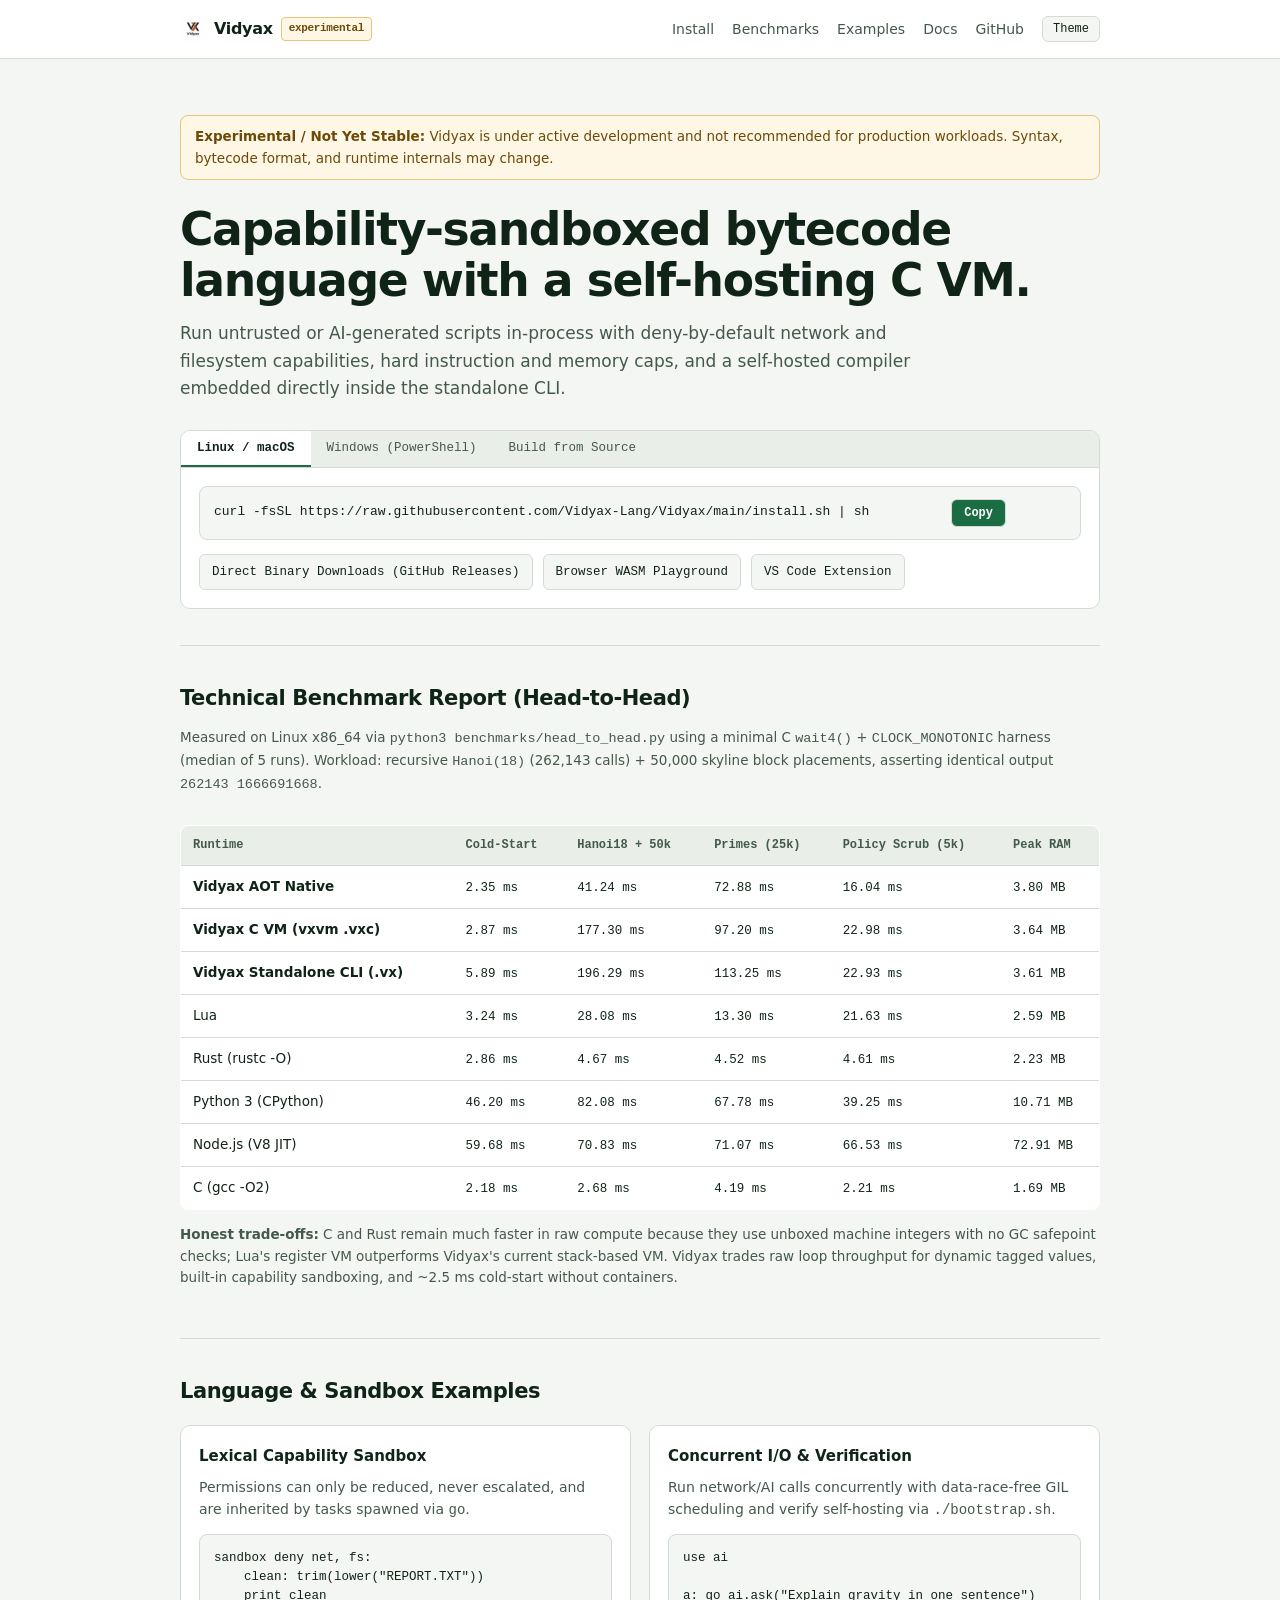
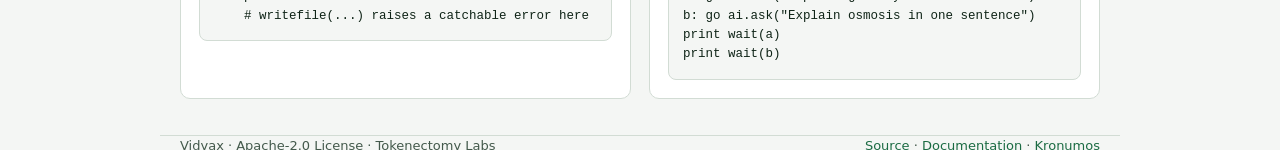
<file: website/index.html>
<!DOCTYPE html>
<html lang="en">
<head>
  <meta charset="utf-8" />
  <meta name="viewport" content="width=device-width, initial-scale=1" />
  <meta name="color-scheme" content="light dark" />
  <script>
    (function () {
      try {
        var saved = localStorage.getItem("vidyax-color-scheme");
        if (saved === "light" || saved === "dark") {
          document.querySelector('meta[name="color-scheme"]').content = saved;
        }
      } catch (e) {}
    })();
  </script>
  <title>Vidyax — Experimental Capability-Sandboxed Programming Language</title>
  <meta
    name="description"
    content="Vidyax is an experimental capability-sandboxed programming language with a self-hosting bytecode compiler and C virtual machine."
  />
  <style>
    :root {
      color-scheme: light dark;
      --bg: light-dark(#f4f6f4, #0c110e);
      --surface: light-dark(#ffffff, #131b16);
      --surface-alt: light-dark(#e9eee9, #19241d);
      --text: light-dark(#0f2417, #e7efe9);
      --muted: light-dark(#43594b, #9cb0a3);
      --border: light-dark(#d2dcd4, #25362b);
      --accent: light-dark(#1b6b43, #5bd694);
      --accent-fg: light-dark(#ffffff, #081c11);
      --warn-bg: light-dark(#fff7e6, #28200f);
      --warn-border: light-dark(#e6c47a, #695220);
      --warn-text: light-dark(#6b4a07, #f0cf85);
      --mono: ui-monospace, "JetBrains Mono", "SFMono-Regular", Menlo, Consolas, monospace;
      --sans: system-ui, -apple-system, BlinkMacSystemFont, "Segoe UI", Roboto, sans-serif;
    }

    :root:has(> head > meta[name="color-scheme"][content="dark"]) {
      color-scheme: dark;
    }

    :root:has(> head > meta[name="color-scheme"][content="light"]) {
      color-scheme: light;
    }

    * {
      box-sizing: border-box;
    }

    body {
      margin: 0;
      font-family: var(--sans);
      background: var(--bg);
      color: var(--text);
      line-height: 1.6;
      -webkit-font-smoothing: antialiased;
    }

    a {
      color: var(--accent);
      text-decoration: none;
    }

    a:hover {
      text-decoration: underline;
    }

    .wrap {
      max-width: 960px;
      margin: 0 auto;
      padding: 0 20px;
    }

    header {
      border-bottom: 1px solid var(--border);
      background: var(--surface);
      position: sticky;
      top: 0;
      z-index: 10;
    }

    .nav {
      display: flex;
      align-items: center;
      justify-content: space-between;
      height: 58px;
      gap: 16px;
    }

    .brand {
      font-weight: 700;
      font-size: 16px;
      letter-spacing: -0.02em;
      color: var(--text);
      display: flex;
      align-items: center;
      gap: 8px;
    }

    .tag {
      font-family: var(--mono);
      font-size: 11px;
      padding: 2px 7px;
      border-radius: 4px;
      background: var(--warn-bg);
      border: 1px solid var(--warn-border);
      color: var(--warn-text);
    }

    .nav-links {
      display: flex;
      align-items: center;
      gap: 18px;
      font-size: 14px;
    }

    .nav-links a {
      color: var(--muted);
    }

    .nav-links a:hover {
      color: var(--text);
      text-decoration: none;
    }

    .theme-btn {
      font-family: var(--mono);
      font-size: 12px;
      padding: 5px 10px;
      border-radius: 6px;
      border: 1px solid var(--border);
      background: var(--bg);
      color: var(--text);
      cursor: pointer;
    }

    .hero {
      padding: 56px 0 36px;
    }

    .notice {
      background: var(--warn-bg);
      border: 1px solid var(--warn-border);
      color: var(--warn-text);
      padding: 10px 14px;
      border-radius: 8px;
      font-size: 13.5px;
      margin-bottom: 24px;
    }

    h1 {
      margin: 0 0 14px;
      font-size: clamp(2rem, 4.5vw, 2.85rem);
      line-height: 1.12;
      letter-spacing: -0.03em;
    }

    .lead {
      font-size: 17px;
      color: var(--muted);
      max-width: 68ch;
      margin: 0 0 28px;
    }

    .install-card {
      background: var(--surface);
      border: 1px solid var(--border);
      border-radius: 10px;
      overflow: hidden;
    }

    .install-tabs {
      display: flex;
      border-bottom: 1px solid var(--border);
      background: var(--surface-alt);
      overflow-x: auto;
    }

    .install-tabs button {
      border: 0;
      background: transparent;
      color: var(--muted);
      font-family: var(--mono);
      font-size: 12.5px;
      padding: 10px 16px;
      cursor: pointer;
      border-bottom: 2px solid transparent;
    }

    .install-tabs button[aria-selected="true"] {
      color: var(--text);
      border-bottom-color: var(--accent);
      background: var(--surface);
      font-weight: 600;
    }

    .install-body {
      padding: 18px;
    }

    .cmd-row {
      display: flex;
      align-items: center;
      justify-content: space-between;
      gap: 12px;
      background: var(--bg);
      border: 1px solid var(--border);
      border-radius: 8px;
      padding: 12px 14px;
      font-family: var(--mono);
      font-size: 13px;
      overflow-x: auto;
    }

    .cmd-row code {
      white-space: nowrap;
    }

    .copy-wrap {
      display: inline-flex;
      align-items: center;
      gap: 8px;
      flex-shrink: 0;
    }

    .copy-btn {
      font-family: var(--mono);
      font-size: 12px;
      padding: 6px 12px;
      border-radius: 6px;
      border: 1px solid var(--border);
      background: var(--accent);
      color: var(--accent-fg);
      cursor: pointer;
      font-weight: 600;
    }

    .copy-status {
      font-family: var(--mono);
      font-size: 12px;
      color: var(--accent);
      min-width: 52px;
    }

    .dl-links {
      display: flex;
      flex-wrap: wrap;
      gap: 10px;
      margin-top: 14px;
      font-size: 13px;
    }

    .dl-btn {
      display: inline-flex;
      align-items: center;
      gap: 6px;
      padding: 7px 12px;
      border-radius: 6px;
      border: 1px solid var(--border);
      background: var(--bg);
      color: var(--text);
      font-family: var(--mono);
      font-size: 12.5px;
    }

    .dl-btn:hover {
      border-color: var(--accent);
      text-decoration: none;
    }

    section {
      padding: 36px 0;
      border-top: 1px solid var(--border);
    }

    h2 {
      margin: 0 0 12px;
      font-size: 21px;
      letter-spacing: -0.02em;
    }

    .grid-2 {
      display: grid;
      grid-template-columns: repeat(auto-fit, minmax(290px, 1fr));
      gap: 18px;
      margin-top: 16px;
    }

    .card {
      background: var(--surface);
      border: 1px solid var(--border);
      border-radius: 10px;
      padding: 18px;
    }

    .card h3 {
      margin: 0 0 8px;
      font-size: 15px;
    }

    .card p {
      margin: 0;
      font-size: 14px;
      color: var(--muted);
    }

    pre {
      margin: 12px 0 0;
      padding: 14px;
      background: var(--bg);
      border: 1px solid var(--border);
      border-radius: 8px;
      overflow-x: auto;
      font-family: var(--mono);
      font-size: 12.5px;
      line-height: 1.55;
    }

    table {
      width: 100%;
      border-collapse: collapse;
      margin-top: 16px;
      font-size: 13.5px;
      background: var(--surface);
      border: 1px solid var(--border);
      border-radius: 8px;
      overflow: hidden;
    }

    th, td {
      padding: 10px 12px;
      text-align: left;
      border-bottom: 1px solid var(--border);
    }

    th {
      background: var(--surface-alt);
      font-family: var(--mono);
      font-size: 12px;
      color: var(--muted);
    }

    td code {
      font-family: var(--mono);
      font-size: 12.5px;
    }

    .table-wrap {
      overflow-x: auto;
    }

    .notes {
      margin-top: 14px;
      font-size: 13.5px;
      color: var(--muted);
    }

    footer {
      border-top: 1px solid var(--border);
      padding: 28px 0 42px;
      font-size: 13px;
      color: var(--muted);
      display: flex;
      justify-content: space-between;
      flex-wrap: wrap;
      gap: 12px;
    }
  </style>
</head>
<body>
  <header>
    <div class="wrap nav">
      <div class="brand">
        <img src="logo.png" alt="Vidyax logo" width="26" height="26" style="border-radius: 5px; display: block;" />
        <span>Vidyax</span>
        <span class="tag">experimental</span>
      </div>
      <nav class="nav-links" aria-label="Primary">
        <a href="#install">Install</a>
        <a href="#benchmarks">Benchmarks</a>
        <a href="#examples">Examples</a>
        <a href="https://vidyax-lang.github.io/Vidyax/">Docs</a>
        <a href="https://github.com/Vidyax-Lang/Vidyax">GitHub</a>
        <button type="button" class="theme-btn" id="theme-toggle">Theme</button>
      </nav>
    </div>
  </header>

  <main class="wrap">
    <section class="hero" id="install" style="border-top: 0;">
      <div class="notice">
        <strong>Experimental / Not Yet Stable:</strong> Vidyax is under active development and not recommended for production workloads. Syntax, bytecode format, and runtime internals may change.
      </div>

      <h1>Capability-sandboxed bytecode language with a self-hosting C VM.</h1>
      <p class="lead">
        Run untrusted or AI-generated scripts in-process with deny-by-default network and filesystem capabilities, hard instruction and memory caps, and a self-hosted compiler embedded directly inside the standalone CLI.
      </p>

      <div class="install-card">
        <div class="install-tabs" role="tablist" aria-label="Install method">
          <button type="button" role="tab" id="tab-unix" aria-selected="true" data-tab="unix">Linux / macOS</button>
          <button type="button" role="tab" id="tab-windows" aria-selected="false" data-tab="windows">Windows (PowerShell)</button>
          <button type="button" role="tab" id="tab-source" aria-selected="false" data-tab="source">Build from Source</button>
        </div>
        <div class="install-body">
          <div class="cmd-row">
            <code id="install-cmd">curl -fsSL https://raw.githubusercontent.com/Vidyax-Lang/Vidyax/main/install.sh | sh</code>
            <span class="copy-wrap">
              <button type="button" class="copy-btn" id="copy-btn">Copy</button>
              <span class="copy-status" role="status" id="copy-status"></span>
            </span>
          </div>

          <div class="dl-links">
            <a class="dl-btn" href="https://github.com/Vidyax-Lang/Vidyax/releases/latest">Direct Binary Downloads (GitHub Releases)</a>
            <a class="dl-btn" href="https://vidyax-lang.github.io/Vidyax/playground/">Browser WASM Playground</a>
            <a class="dl-btn" href="https://marketplace.visualstudio.com/items?itemName=nadev.vidyax">VS Code Extension</a>
          </div>
        </div>
      </div>
    </section>

    <section id="benchmarks">
      <h2>Technical Benchmark Report (Head-to-Head)</h2>
      <p class="notes" style="margin-top: 0;">
        Measured on Linux x86_64 via <code>python3 benchmarks/head_to_head.py</code> using a minimal C <code>wait4()</code> + <code>CLOCK_MONOTONIC</code> harness (median of 5 runs). Workload: recursive <code>Hanoi(18)</code> (262,143 calls) + 50,000 skyline block placements, asserting identical output <code>262143 1666691668</code>.
      </p>

      <div class="table-wrap">
        <table>
          <thead>
            <tr>
              <th>Runtime</th>
              <th>Cold-Start</th>
              <th>Hanoi18 + 50k</th>
              <th>Primes (25k)</th>
              <th>Policy Scrub (5k)</th>
              <th>Peak RAM</th>
            </tr>
          </thead>
          <tbody>
            <tr>
              <td><strong>Vidyax AOT Native</strong></td>
              <td><code>2.35 ms</code></td>
              <td><code>41.24 ms</code></td>
              <td><code>72.88 ms</code></td>
              <td><code>16.04 ms</code></td>
              <td><code>3.80 MB</code></td>
            </tr>
            <tr>
              <td><strong>Vidyax C VM (vxvm .vxc)</strong></td>
              <td><code>2.87 ms</code></td>
              <td><code>177.30 ms</code></td>
              <td><code>97.20 ms</code></td>
              <td><code>22.98 ms</code></td>
              <td><code>3.64 MB</code></td>
            </tr>
            <tr>
              <td><strong>Vidyax Standalone CLI (.vx)</strong></td>
              <td><code>5.89 ms</code></td>
              <td><code>196.29 ms</code></td>
              <td><code>113.25 ms</code></td>
              <td><code>22.93 ms</code></td>
              <td><code>3.61 MB</code></td>
            </tr>
            <tr>
              <td>Lua</td>
              <td><code>3.24 ms</code></td>
              <td><code>28.08 ms</code></td>
              <td><code>13.30 ms</code></td>
              <td><code>21.63 ms</code></td>
              <td><code>2.59 MB</code></td>
            </tr>
            <tr>
              <td>Rust (rustc -O)</td>
              <td><code>2.86 ms</code></td>
              <td><code>4.67 ms</code></td>
              <td><code>4.52 ms</code></td>
              <td><code>4.61 ms</code></td>
              <td><code>2.23 MB</code></td>
            </tr>
            <tr>
              <td>Python 3 (CPython)</td>
              <td><code>46.20 ms</code></td>
              <td><code>82.08 ms</code></td>
              <td><code>67.78 ms</code></td>
              <td><code>39.25 ms</code></td>
              <td><code>10.71 MB</code></td>
            </tr>
            <tr>
              <td>Node.js (V8 JIT)</td>
              <td><code>59.68 ms</code></td>
              <td><code>70.83 ms</code></td>
              <td><code>71.07 ms</code></td>
              <td><code>66.53 ms</code></td>
              <td><code>72.91 MB</code></td>
            </tr>
            <tr>
              <td>C (gcc -O2)</td>
              <td><code>2.18 ms</code></td>
              <td><code>2.68 ms</code></td>
              <td><code>4.19 ms</code></td>
              <td><code>2.21 ms</code></td>
              <td><code>1.69 MB</code></td>
            </tr>
          </tbody>
        </table>
      </div>

      <p class="notes">
        <strong>Honest trade-offs:</strong> C and Rust remain much faster in raw compute because they use unboxed machine integers with no GC safepoint checks; Lua's register VM outperforms Vidyax's current stack-based VM. Vidyax trades raw loop throughput for dynamic tagged values, built-in capability sandboxing, and ~2.5 ms cold-start without containers.
      </p>
    </section>

    <section id="examples">
      <h2>Language &amp; Sandbox Examples</h2>
      <div class="grid-2">
        <div class="card">
          <h3>Lexical Capability Sandbox</h3>
          <p>Permissions can only be reduced, never escalated, and are inherited by tasks spawned via <code>go</code>.</p>
          <pre><code>sandbox deny net, fs:
    clean: trim(lower("REPORT.TXT"))
    print clean
    # writefile(...) raises a catchable error here</code></pre>
        </div>

        <div class="card">
          <h3>Concurrent I/O &amp; Verification</h3>
          <p>Run network/AI calls concurrently with data-race-free GIL scheduling and verify self-hosting via <code>./bootstrap.sh</code>.</p>
          <pre><code>use ai

a: go ai.ask("Explain gravity in one sentence")
b: go ai.ask("Explain osmosis in one sentence")
print wait(a)
print wait(b)</code></pre>
        </div>
      </div>
    </section>
  </main>

  <footer class="wrap">
    <span>Vidyax · Apache-2.0 License · Tokenectomy Labs</span>
    <span>
      <a href="https://github.com/Vidyax-Lang/Vidyax">Source</a> ·
      <a href="https://vidyax-lang.github.io/Vidyax/">Documentation</a> ·
      <a href="https://kronumos.com/">Kronumos</a>
    </span>
  </footer>

  <script>
    (function () {
      var commands = {
        unix: "curl -fsSL https://raw.githubusercontent.com/Vidyax-Lang/Vidyax/main/install.sh | sh",
        windows: "irm https://raw.githubusercontent.com/Vidyax-Lang/Vidyax/main/install.ps1 | iex",
        source: "git clone https://github.com/Vidyax-Lang/Vidyax.git && cd Vidyax && make -C vm vxvm vidyax"
      };

      var cmdEl = document.getElementById("install-cmd");
      var tabs = document.querySelectorAll(".install-tabs button");
      var copyBtn = document.getElementById("copy-btn");
      var copyStatus = document.getElementById("copy-status");
      var copyCount = 0;

      function selectTab(key) {
        tabs.forEach(function (btn) {
          btn.setAttribute("aria-selected", String(btn.dataset.tab === key));
        });
        cmdEl.textContent = commands[key];
      }

      tabs.forEach(function (btn) {
        btn.addEventListener("click", function () {
          selectTab(btn.dataset.tab);
        });
      });

      if (navigator.userAgent && navigator.userAgent.indexOf("Windows") !== -1) {
        selectTab("windows");
      }

      copyBtn.addEventListener("click", function () {
        if (!navigator.clipboard) return;
        navigator.clipboard.writeText(cmdEl.textContent || "").then(function () {
          copyCount += 1;
          copyStatus.textContent = copyCount % 2 === 0 ? "Copied\u00A0" : "Copied";
          setTimeout(function () {
            copyStatus.textContent = "";
          }, 1800);
        });
      });

      var themeBtn = document.getElementById("theme-toggle");
      var meta = document.querySelector('meta[name="color-scheme"]');
      themeBtn.addEventListener("click", function () {
        var prefersDark = window.matchMedia("(prefers-color-scheme: dark)").matches;
        var current = meta.content === "dark" ? "dark" : meta.content === "light" ? "light" : (prefersDark ? "dark" : "light");
        var target = current === "dark" ? "light" : "dark";
        var matchesSystem = (target === "dark") === prefersDark;
        try {
          if (matchesSystem) {
            localStorage.removeItem("vidyax-color-scheme");
          } else {
            localStorage.setItem("vidyax-color-scheme", target);
          }
        } catch (e) {}
        meta.content = matchesSystem ? "light dark" : target;
      });
    })();
  </script>
</body>
</html>
</file>
